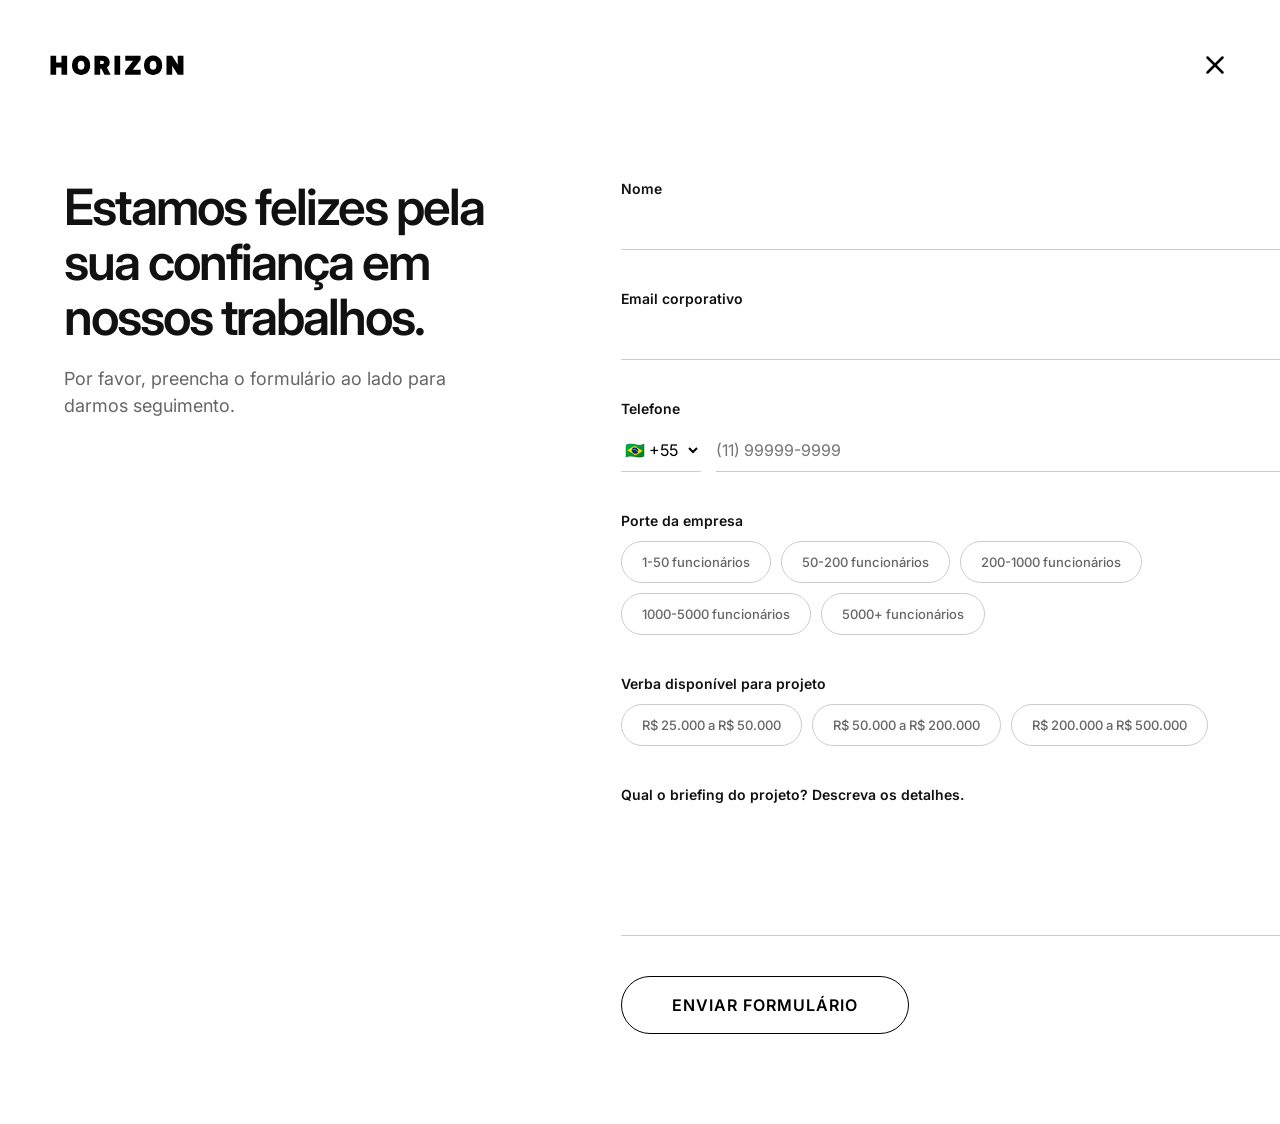
<file: orcamento.html>
<!DOCTYPE html>
<html lang="pt-BR">
<head>
    <meta charset="UTF-8">
    <meta name="viewport" content="width=device-width, initial-scale=1.0">
    <title>Orçamento - Horizon</title>
    <link rel="stylesheet" href="style.css">
    <link href="https://fonts.googleapis.com/css2?family=Inter:wght@400;500;600;800&family=Space+Grotesk:wght@500;600&display=swap" rel="stylesheet">
</head>
<body class="orcamento-body">

<nav class="orcamento-nav">
    <a href="index.html" class="nav-logo-brand" data-text="HORIZON">HORIZON</a>
    <a href="index.html" class="nav-btn-close">
        <svg viewBox="0 0 24 24" fill="none" stroke="currentColor" stroke-width="2" stroke-linecap="round" stroke-linejoin="round" width="30" height="30"><line x1="18" y1="6" x2="6" y2="18"></line><line x1="6" y1="6" x2="18" y2="18"></line></svg>
    </a>
</nav>

<div class="orcamento-container">
    <div class="orcamento-left">
        <h1 data-i18n="orc_title">Estamos felizes pela sua confiança em nossos trabalhos.</h1>
        <p data-i18n="orc_subtitle">Por favor, preencha o formulário ao lado para darmos seguimento.</p>
    </div>
    
    <div class="orcamento-right">
        <form class="orcamento-form" id="orcamentoForm">
            <div class="form-group">
                <label data-i18n="orc_nome">Nome</label>
                <input type="text" id="nome" name="Nome" required>
            </div>
            
            <div class="form-group">
                <label data-i18n="orc_email">Email corporativo</label>
                <input type="email" id="email" name="Email" required>
            </div>
            
            <div class="form-group phone-group">
                <label data-i18n="orc_telefone">Telefone</label>
                <div class="phone-input-wrapper">
                    <select id="countryCode" name="Codigo_Pais">
                        <option value="br">🇧🇷 +55</option>
                        <option value="us">🇺🇸 +1</option>
                        <option value="es">🇪🇸 +34</option>
                    </select>
                    <input type="tel" id="telefone" name="Telefone" placeholder="(11) 99999-9999" required>
                </div>
            </div>
            
            <div class="form-group">
                <label data-i18n="orc_porte">Porte da empresa</label>
                <div class="radio-group" id="porte-empresa">
                    <label class="radio-btn"><input type="radio" name="porte" value="1-50" required> <span data-i18n="orc_p1">1-50 funcionários</span></label>
                    <label class="radio-btn"><input type="radio" name="porte" value="50-200"> <span data-i18n="orc_p2">50-200 funcionários</span></label>
                    <label class="radio-btn"><input type="radio" name="porte" value="200-1000"> <span data-i18n="orc_p3">200-1000 funcionários</span></label>
                    <label class="radio-btn"><input type="radio" name="porte" value="1000-5000"> <span data-i18n="orc_p4">1000-5000 funcionários</span></label>
                    <label class="radio-btn"><input type="radio" name="porte" value="5000+"> <span data-i18n="orc_p5">5000+ funcionários</span></label>
                </div>
            </div>
            
            <div class="form-group">
                <label data-i18n="orc_verba">Verba disponível para projeto</label>
                <div class="radio-group" id="verba-projeto">
                    <label class="radio-btn"><input type="radio" name="verba" value="25k-50k" required> <span>R$ 25.000 a R$ 50.000</span></label>
                    <label class="radio-btn"><input type="radio" name="verba" value="50k-200k"> <span>R$ 50.000 a R$ 200.000</span></label>
                    <label class="radio-btn"><input type="radio" name="verba" value="200k-500k"> <span>R$ 200.000 a R$ 500.000</span></label>
                </div>
            </div>
            
            <div class="form-group">
                <label data-i18n="orc_briefing">Qual o briefing do projeto? Descreva os detalhes.</label>
                <textarea id="briefing" name="Briefing" rows="5" required></textarea>
            </div>
            
            <button type="submit" class="submit-btn" data-i18n="orc_enviar">Enviar Formulário</button>
        </form>
    </div>
</div>

<script src="orcamento.js"></script>
</body>
</html>
</file>
<file: style.css>
@import url("https://fonts.googleapis.com/css2?family=Playfair+Display:ital,wght@1,400;1,500&family=Inter:wght@300;400;500;600&family=Space+Grotesk:wght@400;500;600;700&display=swap");
* {
  outline: none;
  box-sizing: border-box;
}

html {
  box-sizing: border-box;
  -webkit-font-smoothing: antialiased;
}

img {
  max-width: 100%;
}

body {
  background-color: #ffffff;
  color: #121418;
  font-family: "Inter", sans-serif;
  width: max-content;
  padding: 0;
  margin: 0;
  font-weight: 400;
  overflow-x: auto;
  overflow-y: hidden;
  display: flex;
  flex-direction: row;
}
@media screen and (max-width: 900px) {
  body {
    flex-direction: column;
    width: 100vw;
    overflow-y: auto !important;
    overflow-x: hidden !important;
  }
}

.loader {
  position: fixed;
  top: 0;
  left: 0;
  width: 100vw;
  height: 100vh;
  background-color: #ffffff;
  display: flex;
  flex-direction: column;
  justify-content: center;
  align-items: center;
  z-index: 9999;
}
.loader-counter {
  font-size: clamp(80px, 15vw, 200px);
  font-family: "Space Grotesk", sans-serif;
  font-weight: 800;
  line-height: 1;
  color: #121418;
  margin-bottom: 0;
  letter-spacing: -3px;
}
.loader-title {
  font-size: 14px;
  font-family: "Inter", sans-serif;
  letter-spacing: 6px;
  text-transform: uppercase;
  color: #161419;
  margin-top: 20px;
}
.loader-bar {
  position: absolute;
  bottom: 0;
  left: 0;
  width: 100%;
  height: 4px;
  background-color: transparent;
  overflow: hidden;
}
.loader-bar:after {
  content: "";
  position: absolute;
  top: 0;
  left: 0;
  height: 100%;
  width: 0%;
  background-color: #121418;
  animation: load 2.5s cubic-bezier(0.85, 0, 0.15, 1) forwards;
}

@keyframes load {
  0% {
    width: 0%;
  }
  100% {
    width: 100%;
  }
}
.hero-nav {
  position: fixed;
  top: 3vh;
  left: 50px;
  right: 50px;
  z-index: 100;
  display: flex;
  align-items: center;
  justify-content: space-between;
  opacity: 0;
  transform: translateY(-50%);
}
.hero-nav .mobile-menu-btn {
  display: none !important;
}
@media screen and (max-width: 900px) {
  .hero-nav {
    transform: none;
    left: 15px;
    right: 15px;
    top: 25px;
    flex-direction: column;
    justify-content: center;
    align-items: center;
    gap: 15px;
  }
  .hero-nav .mobile-menu-btn, .hero-nav #mobile-toggle {
    display: none !important;
  }
  .hero-nav .nav-logo-brand {
    font-size: 18px;
    letter-spacing: 4px;
  }
  .hero-nav .nav-right-group {
    display: flex;
    position: static;
    flex-direction: row;
    flex-wrap: nowrap;
    justify-content: center;
    align-items: center;
    background: rgba(255, 255, 255, 0.1);
    backdrop-filter: blur(12px);
    -webkit-backdrop-filter: blur(12px);
    border: 1px solid rgba(255, 255, 255, 0.2);
    border-radius: 40px;
    padding: 10px 20px;
    margin: 0;
    width: auto;
    gap: 18px;
  }
  .hero-nav .nav-link {
    color: #ffffff;
    display: flex;
    align-items: center;
    justify-content: center;
    width: auto;
    height: auto;
    pointer-events: auto;
  }
  .hero-nav .nav-icon {
    width: 20px;
    height: 20px;
    stroke: #ffffff;
    filter: drop-shadow(1px 0 0 #000) drop-shadow(0 1px 0 #000) drop-shadow(-1px 0 0 #000) drop-shadow(0 -1px 0 #000);
  }
  .hero-nav .nav-text {
    display: none !important;
  }
  .hero-nav .nav-btn {
    padding: 6px 12px;
    width: auto;
    font-size: 10px;
    font-weight: 800;
    height: auto;
    border-radius: 20px;
    background-color: rgba(255, 255, 255, 0.9);
    color: #121418;
    -webkit-text-stroke: 0px transparent;
    display: flex;
    align-items: center;
    justify-content: center;
  }
  .hero-nav .lang-selector {
    display: none;
  }
}
.hero-nav .nav-logo-brand {
  position: relative;
  font-family: "Inter", sans-serif;
  font-size: 24px;
  font-weight: 800;
  letter-spacing: 4px;
  color: #ffffff;
  text-decoration: none;
  z-index: 101;
  -webkit-text-stroke: 1.5px #000000;
}
.hero-nav .nav-logo-brand::before {
  content: attr(data-text);
  position: absolute;
  left: 0;
  top: 0;
  color: #ffffff;
  -webkit-text-stroke: 0px transparent;
  z-index: 1;
}
.hero-nav .nav-right-group {
  display: flex;
  align-items: center;
  gap: 40px;
}
.hero-nav .nav-link {
  color: #121418;
  text-decoration: none;
  font-family: "Inter", sans-serif;
  font-size: 13px;
  text-transform: uppercase;
  letter-spacing: 2px;
  letter-spacing: 2px;
  display: inline-flex;
  align-items: center;
  height: 40px;
}
.hero-nav .nav-link .nav-icon {
  width: 20px;
  height: 20px;
  flex-shrink: 0;
  transition: transform 0.4s ease;
}
.hero-nav .nav-link .nav-text {
  display: inline-block;
  max-width: 0;
  opacity: 0;
  overflow: hidden;
  white-space: nowrap;
  transform: translateX(-15px);
  transition: max-width 0.65s ease, opacity 0.4s ease, transform 0.65s ease, margin-left 0.65s ease;
}
.hero-nav .nav-link:hover .nav-text {
  max-width: 150px;
  opacity: 1;
  margin-left: 12px;
  transform: translateX(0);
}
.hero-nav .nav-btn {
  color: #121418;
  background-color: transparent;
  text-decoration: none;
  font-family: "Space Grotesk", sans-serif;
  font-size: 14px;
  font-weight: 600;
  text-transform: uppercase;
  letter-spacing: 1px;
  padding: 0;
  display: flex;
  align-items: center;
  height: 40px;
  overflow: hidden;
}
.hero-nav .nav-btn .nav-btn-text {
  display: flex;
}
.hero-nav .nav-btn .nav-btn-text span {
  display: inline-block;
  transition: transform 0.7s ease-out;
}
.hero-nav .nav-btn:hover .nav-btn-text span {
  transform: rotateY(360deg);
}
.hero-nav .nav-btn:hover .nav-btn-text span:nth-child(1) {
  transition-delay: 0.055s;
}
.hero-nav .nav-btn:hover .nav-btn-text span:nth-child(2) {
  transition-delay: 0.11s;
}
.hero-nav .nav-btn:hover .nav-btn-text span:nth-child(3) {
  transition-delay: 0.165s;
}
.hero-nav .nav-btn:hover .nav-btn-text span:nth-child(4) {
  transition-delay: 0.22s;
}
.hero-nav .nav-btn:hover .nav-btn-text span:nth-child(5) {
  transition-delay: 0.275s;
}
.hero-nav .nav-btn:hover .nav-btn-text span:nth-child(6) {
  transition-delay: 0.33s;
}
.hero-nav .nav-btn:hover .nav-btn-text span:nth-child(7) {
  transition-delay: 0.385s;
}
.hero-nav .nav-btn:hover .nav-btn-text span:nth-child(8) {
  transition-delay: 0.44s;
}
.hero-nav .nav-btn:hover .nav-btn-text span:nth-child(9) {
  transition-delay: 0.495s;
}
.hero-nav .nav-btn:hover .nav-btn-text span:nth-child(10) {
  transition-delay: 0.55s;
}
.hero-nav .nav-btn:hover .nav-btn-text span:nth-child(11) {
  transition-delay: 0.605s;
}
.hero-nav .nav-btn:hover .nav-btn-text span:nth-child(12) {
  transition-delay: 0.66s;
}
.hero-nav .nav-btn:hover .nav-btn-text span:nth-child(13) {
  transition-delay: 0.715s;
}
.hero-nav .nav-btn:hover .nav-btn-text span:nth-child(14) {
  transition-delay: 0.77s;
}
.hero-nav .nav-btn:hover .nav-btn-text span:nth-child(15) {
  transition-delay: 0.825s;
}
.hero-nav .nav-btn:hover .nav-btn-text span:nth-child(16) {
  transition-delay: 0.88s;
}
.hero-nav .nav-btn:hover .nav-btn-text span:nth-child(17) {
  transition-delay: 0.935s;
}
.hero-nav .nav-btn:hover .nav-btn-text span:nth-child(18) {
  transition-delay: 0.99s;
}
.hero-nav .nav-btn:hover .nav-btn-text span:nth-child(19) {
  transition-delay: 1.045s;
}
.hero-nav .nav-btn:hover .nav-btn-text span:nth-child(20) {
  transition-delay: 1.1s;
}
.hero-nav .lang-selector {
  position: relative;
  display: flex;
  align-items: center;
  height: 40px;
  cursor: pointer;
}
.hero-nav .lang-selector .lang-current {
  width: 24px;
  height: 24px;
  border-radius: 50%;
  overflow: hidden;
  display: flex;
  align-items: center;
  justify-content: center;
  transition: transform 0.3s ease;
}
.hero-nav .lang-selector .lang-current img {
  width: 100%;
  height: 100%;
  object-fit: cover;
}
.hero-nav .lang-selector .lang-dropdown {
  position: absolute;
  top: 100%;
  right: 0;
  margin-top: 10px;
  background-color: #fff;
  border-radius: 8px;
  box-shadow: 0 10px 25px rgba(0, 0, 0, 0.1);
  padding: 8px 0;
  min-width: 130px;
  opacity: 0;
  visibility: hidden;
  transform: translateY(-10px);
  transition: all 0.3s ease;
  z-index: 200;
}
.hero-nav .lang-selector .lang-dropdown .lang-option {
  display: flex;
  align-items: center;
  gap: 12px;
  padding: 8px 16px;
  text-decoration: none;
  color: #121418;
  font-family: "Inter", sans-serif;
  font-size: 13px;
  font-weight: 500;
  transition: background-color 0.2s ease;
}
.hero-nav .lang-selector .lang-dropdown .lang-option img {
  width: 18px;
  height: 18px;
  border-radius: 50%;
  object-fit: cover;
}
.hero-nav .lang-selector .lang-dropdown .lang-option:hover {
  background-color: #f4f4f5;
}
.hero-nav .lang-selector .lang-dropdown .lang-option.active {
  font-weight: 700;
  background-color: #f4f4f5;
}
.hero-nav .lang-selector.open .lang-current {
  transform: scale(1.1);
}
.hero-nav .lang-selector.open .lang-dropdown {
  opacity: 1;
  visibility: visible;
  transform: translateY(0);
}

.hero {
  width: 100vw;
  height: 100vh;
  position: relative;
  overflow: hidden;
  display: flex;
  flex-shrink: 0;
  justify-content: center;
  align-items: center;
  background-color: #ffffff;
  opacity: 0;
  transform: translateZ(0);
  -webkit-transform: translateZ(0);
  -webkit-clip-path: inset(49.5% 48% 49.5% 48% round 32px);
  clip-path: inset(49.5% 48% 49.5% 48% round 32px);
}
.hero-video {
  position: absolute;
  top: 0;
  left: 0;
  width: 100%;
  height: 100%;
  object-fit: cover;
  opacity: 0;
  transition: opacity 0.6s ease-in-out;
}
.hero-video.active {
  opacity: 1;
}
.hero .wrapper {
  height: 100vh;
  display: flex;
  align-items: center;
  justify-content: center;
  position: relative;
  z-index: 10;
}
.hero .logo {
  text-align: center;
  display: flex;
  align-items: center;
  transform: translateX(45px);
}
.hero .marvel, .hero .studios {
  position: relative;
  color: #fff;
  text-transform: uppercase;
  letter-spacing: -0.2rem;
  font-size: clamp(40px, 8vw, 90px);
  margin: 0.05rem 0.05rem 0.5rem;
  padding: 0 0.4rem;
  display: inline-block;
  font-family: "Space Grotesk", sans-serif;
}
.hero .studios {
  font-weight: 500;
  letter-spacing: -0.1rem;
  transform: translateX(-95px);
  color: transparent;
}
.hero .studios:after, .hero .studios:before {
  content: "";
  display: block;
  height: 3px;
  position: absolute;
  background-color: #fff;
  left: 0.4rem;
  right: 0.4rem;
  opacity: 0;
}
.hero .studios:before {
  top: 0;
}
.hero .studios:after {
  bottom: 0;
}
.hero .marvel {
  z-index: 10;
  font-weight: 800;
  transform: translateX(95px);
}
.hero .marvel:before {
  z-index: -10;
  content: "";
  display: block;
  background-color: rgba(255, 255, 255, 0.05);
  backdrop-filter: blur(12px);
  -webkit-backdrop-filter: blur(12px);
  border: solid rgba(255, 255, 255, 0.2) 1px;
  height: 100%;
  width: 100%;
  position: absolute;
  top: 0;
  left: 0;
}
.hero .wrapper.run-animation {
  animation: shrink ease-out 4800ms forwards 600ms;
}
.hero .wrapper.run-animation .logo {
  animation: center-logo-fix 750ms ease forwards;
}
.hero .wrapper.run-animation .marvel {
  transform: translateX(95px);
  animation: slide-out-X 750ms ease forwards;
}
.hero .wrapper.run-animation .studios {
  transform: translateX(-95px);
  color: transparent;
  animation: slide-out-X 750ms ease forwards, show-text 300ms linear forwards 1500ms;
}
.hero .wrapper.run-animation .studios:before {
  transform: translateY(120px);
  animation: show-lines 0.1s forwards, slide-out-Y 300ms ease forwards 750ms;
}
.hero .wrapper.run-animation .studios:after {
  transform: translateY(-120px);
  animation: show-lines 0.1s forwards, slide-out-Y 300ms ease forwards 750ms;
}

@keyframes slide-out-X {
  100% {
    transform: translateX(0);
  }
}
@keyframes slide-out-Y {
  100% {
    transform: translateY(0);
  }
}
@keyframes show-text {
  100% {
    color: #fff;
  }
}
@keyframes shrink {
  100% {
    transform: scale(0.85);
  }
}
@keyframes show-lines {
  100% {
    opacity: 1;
  }
}
@keyframes center-logo-fix {
  100% {
    transform: translateX(0);
  }
}
.vertical-scroll-container {
  width: 100vw;
  height: 100vh;
  flex-shrink: 0;
  overflow-y: auto;
  overflow-x: hidden;
  scroll-snap-align: start;
  scroll-behavior: smooth;
  display: flex;
  flex-direction: column;
}
.vertical-scroll-container::-webkit-scrollbar {
  display: none;
}
.vertical-scroll-container {
  -ms-overflow-style: none;
  scrollbar-width: none;
}
@media screen and (max-width: 900px) {
  .vertical-scroll-container {
    height: auto;
    overflow-y: visible;
  }
}

.about-section {
  width: 100vw;
  height: 100vh;
  flex-shrink: 0;
  background-color: #ffffff;
  display: flex;
  align-items: center;
  padding: 0 10vw;
}
@media screen and (max-width: 900px) {
  .about-section {
    height: auto;
    padding: 15vh 8vw;
  }
}
.about-section .about-content {
  max-width: 1000px;
  display: flex;
  flex-direction: column;
  gap: 2rem;
}
.about-section .about-label {
  font-family: "Inter", sans-serif;
  font-size: 14px;
  text-transform: uppercase;
  letter-spacing: 4px;
  color: #666;
  margin-bottom: 2vh;
}
.about-section h2 {
  font-family: "Inter", sans-serif;
  font-size: clamp(36px, 4.5vw, 72px);
  font-weight: 600;
  line-height: 1.1;
  color: #111;
  margin: 0;
  letter-spacing: -2px;
}
.about-section p {
  font-family: "Inter", sans-serif;
  font-size: clamp(18px, 1.5vw, 24px);
  line-height: 1.6;
  font-weight: 300;
  color: #444;
  margin: 0;
  max-width: 850px;
}

.blog {
  background-color: #ffffff;
  display: flex;
  flex-direction: row;
  height: 100vh;
  max-width: none;
  width: max-content;
  padding: 40px 4px;
  position: relative;
}
@media screen and (max-width: 900px) {
  .blog {
    flex-direction: column;
    height: auto;
    width: 100vw;
    padding: 0;
  }
}
.blog-part {
  padding: 0 20px;
  height: 100%;
  flex-shrink: 0;
}
.blog-part:not(:last-child) {
  border-right: 1px solid #94918f;
}
@media screen and (max-width: 900px) {
  .blog-part {
    width: 100vw !important;
    height: auto;
    border-right: none !important;
    border-bottom: 1px solid #94918f;
    padding: 40px 20px;
  }
}
.blog-menu {
  font-size: 22px;
  text-decoration: none;
  color: #161419;
  display: flex;
  letter-spacing: -0.5px;
  align-items: center;
}
@media screen and (max-width: 1260px) {
  .blog-menu {
    font-size: 1.6vw;
  }
}
.blog-menu svg {
  width: 22px;
  margin-left: 4px;
}
.blog-menu + .blog-menu {
  margin-top: 24px;
}
.blog-menu.mention {
  margin-top: auto;
  font-size: 19px;
}
@media screen and (max-width: 1260px) {
  .blog-menu.mention {
    font-size: 1.4vw;
  }
}
.blog-menu.subscribe {
  margin-top: 8px;
  font-size: 19px;
  position: relative;
}
@media screen and (max-width: 1260px) {
  .blog-menu.subscribe {
    font-size: 1.4vw;
  }
}
.blog-menu.subscribe:before {
  content: "";
  width: 16px;
  height: 16px;
  background-color: #ec4899;
  left: 0;
  border-radius: 1px;
  margin-right: 14px;
}
.blog-menu.rounded:before {
  content: "";
  border-radius: 50%;
  width: 12px;
  height: 12px;
  background-color: #ec4899;
  margin-right: 12px;
}
.blog .is-menu {
  display: flex;
  flex-direction: column;
  width: 15vw;
  min-width: 200px;
  flex-shrink: 0;
}
@media screen and (max-width: 1030px) {
  .blog .is-menu {
    display: none;
  }
}
.blog-big__title {
  font-size: clamp(36px, 5vw, 84px);
  font-family: "Space Grotesk", sans-serif;
  font-weight: 700;
  letter-spacing: -3px;
  line-height: 1;
  margin-bottom: 6px;
  word-wrap: break-word;
}
@media screen and (max-width: 1260px) {
  .blog-big__title {
    font-size: 6vw;
    letter-spacing: -2px;
  }
}
@media screen and (max-width: 560px) {
  .blog-big__title {
    font-size: 36px;
    margin-bottom: 12px;
  }
}
.blog-header {
  display: flex;
  flex-direction: column;
  width: 35vw;
  min-width: 400px;
  flex-shrink: 0;
}
.blog-header.blog-is-sticky {
  width: 20vw;
  min-width: 300px;
}
.blog-article {
  padding: 0 20px;
}
.blog-article img, .blog-article video {
  height: 520px;
  max-height: 44vh;
  width: 100%;
  object-fit: cover;
  filter: grayscale(1);
  transition: filter 0.4s ease, transform 0.4s ease, box-shadow 0.4s ease;
  border-radius: 20px;
  box-shadow: 0 10px 30px rgba(0, 0, 0, 0.15);
}
.blog-article img:hover, .blog-article video:hover {
  filter: grayscale(0);
  transform: scale(1.02);
}

.page-number {
  display: flex;
  flex-direction: column;
  justify-content: flex-end;
  height: 100%;
  font-size: 72px;
  text-align: center;
  letter-spacing: -3px;
  font-weight: lighter;
  font-family: "Space Grotesk", sans-serif;
  border-right: 1px solid #94918f;
  white-space: nowrap;
}
@media screen and (max-width: 1260px) {
  .page-number {
    font-size: 5vw;
  }
}

.small-title {
  border-bottom: 1px solid #94918f;
  margin-bottom: 20px;
  padding-bottom: 20px;
}
@media screen and (max-width: 560px) {
  .small-title {
    font-size: 14px;
    position: absolute;
    top: 10px;
    right: 24px;
    border-bottom: 0;
  }
}

.date {
  display: flex;
  justify-content: flex-end;
}

.blog-article h2 {
  font-size: 26px;
  font-weight: 500;
  line-height: 1.2;
  margin: 8px 0 8px;
  color: #121418;
}
.blog-article h2 span {
  font-family: "Playfair Display", serif;
  color: #ec4899;
}
.blog-article p {
  line-height: 1.5;
  margin: 14px 0;
  color: #161419;
}
.blog-article a {
  color: #ec4899;
  text-decoration: none;
  font-size: 26px;
  letter-spacing: -1px;
  display: flex;
  justify-content: flex-end;
  align-items: center;
  margin-top: auto;
  border-top: 1px solid #94918f;
  padding-top: 14px;
}
.blog-article a svg {
  width: 26px;
  margin-right: 10px;
}

.services-section {
  width: 100vw;
  height: 100vh;
  flex-shrink: 0;
  background-color: #ffffff;
  display: flex;
  flex-direction: column;
  align-items: center;
  justify-content: flex-start;
  padding: 10vh 5vw 0 5vw;
}
@media screen and (max-width: 900px) {
  .services-section {
    height: auto;
    padding: 5vh 5vw 10vh 5vw;
  }
}
.services-section .services-header-title {
  font-family: "Inter", sans-serif;
  font-size: clamp(28px, 3.5vw, 48px);
  font-weight: 600;
  color: #111;
  width: 100%;
  max-width: none;
  text-align: center;
  line-height: 1.1;
  letter-spacing: -1px;
  margin: 0 0 8vh 0;
  white-space: nowrap;
  will-change: transform;
}
@media screen and (max-width: 900px) {
  .services-section .services-header-title {
    white-space: normal;
    margin-bottom: 5vh;
  }
}
.services-section .services-container {
  display: flex;
  gap: 2vw;
  width: 100%;
  max-width: 1400px;
  height: 60vh;
}
@media screen and (max-width: 900px) {
  .services-section .services-container {
    flex-direction: column;
    height: auto;
    gap: 20px;
  }
}
.services-section .service-card {
  position: relative;
  flex: 1;
  height: 100%;
  border-radius: 32px;
  overflow: hidden;
  cursor: pointer;
  display: flex;
  align-items: flex-end;
  justify-content: center;
}
@media screen and (max-width: 900px) {
  .services-section .service-card {
    height: 350px;
    flex: none;
  }
}
.services-section .service-card:hover .service-video {
  transform: scale(1.05);
}
.services-section .service-card:hover .service-overlay {
  background-color: rgba(0, 0, 0, 0.5);
}
.services-section .service-video {
  position: absolute;
  top: 0;
  left: 0;
  width: 100%;
  height: 100%;
  object-fit: cover;
  transition: transform 0.8s cubic-bezier(0.25, 1, 0.5, 1);
}
.services-section .service-overlay {
  position: absolute;
  top: 0;
  left: 0;
  width: 100%;
  height: 100%;
  background-color: rgba(0, 0, 0, 0.35);
  transition: background-color 0.4s ease;
  z-index: 1;
}
.services-section .service-content {
  position: relative;
  z-index: 2;
  text-align: center;
  display: flex;
  flex-direction: column;
  gap: 12px;
  padding: 30px 20px;
  width: 100%;
}
.services-section .service-title {
  color: #ffffff;
  font-family: "Inter", sans-serif;
  font-size: clamp(18px, 1.8vw, 26px);
  font-weight: 600;
  letter-spacing: -1px;
  line-height: 1.1;
  margin: 0;
}
.services-section .service-desc {
  color: rgba(255, 255, 255, 0.9);
  font-family: "Inter", sans-serif;
  font-size: clamp(12px, 0.9vw, 14px);
  font-weight: 400;
  margin: 0;
  max-width: 95%;
  margin-inline: auto;
  line-height: 1.4;
}

.studio-section {
  width: 100vw;
  min-height: 100vh;
  flex-shrink: 0;
  background-color: #ffffff;
  display: flex;
  align-items: center;
  justify-content: space-between;
  padding: 10vh 10vw;
  gap: 5vw;
}
@media screen and (max-width: 900px) {
  .studio-section {
    flex-direction: column;
    padding: 15vh 5vw;
    text-align: center;
    gap: 40px;
  }
}
.studio-section .studio-left {
  flex: 1;
  max-width: 500px;
  display: flex;
  flex-direction: column;
  gap: 24px;
}
@media screen and (max-width: 900px) {
  .studio-section .studio-left {
    max-width: 100%;
    align-items: center;
  }
}
.studio-section .studio-title {
  font-family: "Inter", sans-serif;
  font-size: clamp(36px, 4.5vw, 64px);
  font-weight: 600;
  color: #111;
  line-height: 1.1;
  letter-spacing: -2px;
  margin: 0;
}
.studio-section .studio-desc {
  font-family: "Inter", sans-serif;
  font-size: clamp(16px, 1.5vw, 22px);
  font-weight: 400;
  color: #666;
  margin: 0;
  line-height: 1.5;
}
.studio-section .studio-right {
  flex: 1;
  display: flex;
  justify-content: flex-end;
  height: 65vh;
  width: 100%;
}
@media screen and (max-width: 900px) {
  .studio-section .studio-right {
    justify-content: center;
    height: 50vh;
  }
}
.studio-section .studio-card {
  width: 100%;
  max-width: 800px;
  height: 100%;
  border-radius: 40px;
  overflow: hidden;
  position: relative;
  box-shadow: 0 30px 60px rgba(0, 0, 0, 0.1);
  background-color: #000;
}
.studio-section .studio-video {
  position: absolute;
  top: 0;
  left: 0;
  width: 100%;
  height: 100%;
  object-fit: cover;
  opacity: 0;
  transition: opacity 0.5s ease-in-out;
}
.studio-section .studio-video.active {
  opacity: 1;
}

.premium-footer {
  width: 100vw;
  min-height: 70vh;
  background-color: #09090b;
  color: #ffffff;
  display: flex;
  flex-direction: column;
  justify-content: space-between;
  padding: 15vh 10vw 5vh 10vw;
  flex-shrink: 0;
}
.premium-footer .footer-content {
  display: flex;
  flex-direction: column;
  align-items: center;
  text-align: center;
  gap: 40px;
}
.premium-footer .footer-cta {
  font-family: "Inter", sans-serif;
  font-size: clamp(30px, 4vw, 60px);
  font-weight: 600;
  letter-spacing: -2px;
  line-height: 1.1;
  max-width: 1000px;
  margin: 0;
  background: linear-gradient(180deg, #ffffff 0%, rgba(255, 255, 255, 0.6) 100%);
  -webkit-background-clip: text;
  -webkit-text-fill-color: transparent;
}
.premium-footer .footer-contact-btn {
  display: inline-flex;
  align-items: center;
  justify-content: center;
  padding: 18px 40px;
  border-radius: 100px;
  background-color: #ffffff;
  color: #000000;
  font-family: "Inter", sans-serif;
  font-size: 16px;
  font-weight: 600;
  text-transform: uppercase;
  letter-spacing: 1px;
  text-decoration: none;
  transition: all 0.3s ease;
}
.premium-footer .footer-contact-btn:hover {
  transform: scale(1.05);
  box-shadow: 0 15px 30px rgba(255, 255, 255, 0.2);
}
.premium-footer .footer-bottom {
  display: flex;
  justify-content: space-between;
  align-items: flex-end;
  border-top: 1px solid rgba(255, 255, 255, 0.1);
  padding-top: 40px;
  margin-top: 10vh;
}
@media screen and (max-width: 900px) {
  .premium-footer .footer-bottom {
    flex-direction: column;
    align-items: center;
    gap: 40px;
    text-align: center;
  }
}
.premium-footer .footer-links-group {
  display: flex;
  gap: 120px;
}
@media screen and (max-width: 900px) {
  .premium-footer .footer-links-group {
    flex-direction: column;
    align-items: center;
    gap: 30px;
  }
}
.premium-footer .footer-about {
  max-width: 320px;
}
.premium-footer .footer-about p {
  font-family: "Inter", sans-serif;
  font-size: 13px;
  line-height: 1.6;
  color: rgba(255, 255, 255, 0.5);
  margin: 0;
}
@media screen and (max-width: 900px) {
  .premium-footer .footer-about p {
    text-align: center;
  }
}
.premium-footer .footer-links {
  display: flex;
  flex-direction: column;
  gap: 15px;
  align-items: flex-start;
}
@media screen and (max-width: 900px) {
  .premium-footer .footer-links {
    align-items: center;
  }
}
.premium-footer .footer-link {
  color: rgba(255, 255, 255, 0.6);
  text-decoration: none;
  font-family: "Inter", sans-serif;
  font-size: 14px;
  font-weight: 500;
  text-transform: uppercase;
  letter-spacing: 2px;
  transition: color 0.3s ease;
}
.premium-footer .footer-link:hover {
  color: #ffffff;
}
.premium-footer .footer-brand {
  display: flex;
  flex-direction: column;
  align-items: flex-end;
  gap: 10px;
}
@media screen and (max-width: 900px) {
  .premium-footer .footer-brand {
    align-items: center;
  }
}
.premium-footer .footer-logo {
  font-family: "Inter", sans-serif;
  font-size: 24px;
  font-weight: 800;
  letter-spacing: 4px;
  color: #ffffff;
}
.premium-footer .footer-copy {
  font-family: "Inter", sans-serif;
  font-size: 12px;
  color: rgba(255, 255, 255, 0.4);
}

.blog-header {
  display: flex;
  align-items: center;
  justify-content: space-between;
  font-size: 14px;
  color: #161419;
}

.blog-detail {
  display: flex;
  align-items: center;
  justify-content: space-between;
  font-size: 14px;
}
.blog-detail span {
  font-family: "Playfair Display", serif;
}

.blog-header-container {
  overflow: visible;
  height: 100%;
  display: flex;
  flex-direction: row;
}
.blog-header-container .blog-header {
  padding-right: 20px;
}
.blog-header-container {
  border-right: 1px solid #94918f;
}
@media screen and (max-width: 768px) {
  .blog-header-container {
    border-right: 0;
  }
}
.blog-header-container > * {
  flex-shrink: 0;
  min-width: 100%;
  scroll-snap-align: start;
}
.blog-header-container .blog-article:not(.header-article) {
  flex-grow: 1;
  display: flex;
  flex-direction: column;
}

marquee {
  font-size: 20px;
  background-color: #ec4899;
  color: #09090b;
  padding: 6px 0;
  width: calc(100% + 44px);
  margin-left: -20px;
  flex-shrink: 0;
}
marquee span:before {
  display: inline-block;
  content: "";
  border-radius: 50%;
  width: 10px;
  height: 10px;
  position: relative;
  top: -1px;
  vertical-align: baseline;
  background-color: #09090b;
  margin: 0 16px;
}

.blog-right {
  overflow: visible;
  display: flex;
  flex-direction: row;
  flex: 1;
}
.blog-right .rounded {
  font-style: italic;
  font-size: 18px;
}
.blog-right .rounded:before {
  content: "";
  border-radius: 50%;
  width: 9px;
  height: 9px;
  background-color: rgb(22, 20, 25);
  margin-right: 6px;
}

.blog-right-title {
  font-size: 25px;
  font-family: "Playfair Display", serif;
}

.blog-right-title-container {
  display: flex;
  align-items: center;
  justify-content: space-between;
  border-bottom: 1px solid #94918f;
  margin-bottom: 20px;
  padding-bottom: 20px;
  margin-top: 100px;
  letter-spacing: -1px;
}
@media screen and (max-width: 1400px) {
  .blog-right-title-container {
    margin-top: 88px;
  }
}
@media screen and (max-width: 1260px) {
  .blog-right-title-container {
    margin-top: 6vw;
  }
}
@media screen and (max-width: 1030px) {
  .blog-right-title-container {
    margin-top: 5vw;
  }
}

.blog-title-date {
  display: flex;
  align-items: baseline;
  justify-content: space-between;
}

.blog-right-page {
  font-size: 56px;
  margin-bottom: 16px;
  font-family: "Space Grotesk", sans-serif;
}
.blog-right-page-title {
  font-family: "Space Grotesk", sans-serif;
  font-size: 28px;
  font-weight: 600;
  max-width: 16ch;
  letter-spacing: -2px;
}
.blog-right-page-subtitle {
  max-width: 33ch;
  font-size: 15px;
  margin-top: 12px;
  line-height: 1.4;
}

.blog-right-container + .blog-right-container {
  margin-left: 40px;
  margin-top: 0;
}

.blog-right-container {
  width: 30vw;
  min-width: 350px;
  flex-shrink: 0;
  height: 100%;
  border-right: 1px solid #94918f;
  padding-right: 20px;
  justify-content: center;
}

.right-blog {
  display: flex;
  flex-direction: column;
  width: max-content;
}
@media screen and (max-width: 768px) {
  .right-blog {
    display: none;
  }
}
@media screen and (max-width: 1030px) {
  .right-blog .blog-menu {
    display: none;
  }
}

::-webkit-scrollbar {
  display: none;
}

.circle {
  width: 30vw;
  min-width: 350px;
  flex-shrink: 0;
  margin-left: 40px;
  aspect-ratio: 1/1;
  border-radius: 50%;
  background-color: #ec4899;
  display: flex;
  align-items: center;
  flex-direction: column;
  justify-content: center;
  color: #09090b;
  padding: 20px;
  text-align: center;
  margin-top: 40px;
}
.circle-title {
  font-size: 24px;
  font-weight: 600;
  margin-bottom: 12px;
  font-family: "Space Grotesk", sans-serif;
}
@media screen and (max-width: 1030px) {
  .circle-title {
    display: none;
  }
}
.circle-subtitle {
  max-width: 30ch;
  font-size: 14px;
  line-height: 1.3;
  margin-bottom: 16px;
}
.circle-footer {
  font-family: "Playfair Display", serif;
  font-size: 30px;
}

.orcamento-body {
  background-color: #ffffff;
  color: #000000;
  margin: 0;
  font-family: "Inter", sans-serif;
  overflow-x: hidden;
  overflow-y: auto !important;
  min-height: 100vh;
}

.orcamento-nav {
  position: fixed;
  top: 0;
  left: 0;
  right: 0;
  display: flex;
  justify-content: space-between;
  align-items: center;
  padding: 50px 50px 0 50px;
  z-index: 100;
}
@media screen and (max-width: 900px) {
  .orcamento-nav {
    padding: 30px 20px 0 20px;
  }
}
.orcamento-nav .nav-logo-brand {
  position: relative;
  font-family: "Inter", sans-serif;
  font-size: 24px;
  font-weight: 800;
  letter-spacing: 4px;
  color: #000;
  text-decoration: none;
  -webkit-text-stroke: 1.5px #000;
}
.orcamento-nav .nav-logo-brand::before {
  content: attr(data-text);
  position: absolute;
  left: 0;
  top: 0;
  color: #000;
  -webkit-text-stroke: 0px transparent;
}
.orcamento-nav .nav-btn-close {
  color: #000;
  text-decoration: none;
  transition: transform 0.3s ease;
  display: flex;
  align-items: center;
  justify-content: center;
}
.orcamento-nav .nav-btn-close svg {
  transition: transform 0.3s;
}
.orcamento-nav .nav-btn-close:hover {
  transform: scale(1.1);
}
@media screen and (max-width: 900px) {
  .orcamento-nav .nav-btn-close svg {
    width: 24px;
    height: 24px;
  }
}

@media screen and (max-width: 900px) {
  .orcamento-nav .nav-logo-brand {
    font-size: 18px;
    letter-spacing: 2px;
  }
}
.orcamento-container {
  display: flex;
  padding: 20vh 5vw 10vh 5vw;
  max-width: 1400px;
  margin: 0 auto;
  gap: 80px;
}
@media screen and (max-width: 900px) {
  .orcamento-container {
    flex-direction: column;
    gap: 40px;
    padding-top: 15vh;
  }
}

.orcamento-left {
  flex: 1;
  position: sticky;
  top: 20vh;
  height: fit-content;
}
@media screen and (max-width: 900px) {
  .orcamento-left {
    position: relative;
    top: 0;
  }
}
.orcamento-left h1 {
  font-family: "Inter", sans-serif;
  font-size: clamp(30px, 4vw, 50px);
  font-weight: 600;
  letter-spacing: -2px;
  line-height: 1.1;
  color: #111;
  margin: 0 0 20px 0;
}
.orcamento-left p {
  font-family: "Inter", sans-serif;
  font-size: 18px;
  color: #666;
  line-height: 1.5;
  max-width: 400px;
}

.orcamento-right {
  flex: 1.5;
}

.orcamento-form {
  display: flex;
  flex-direction: column;
  gap: 40px;
}
.orcamento-form .form-group {
  display: flex;
  flex-direction: column;
  gap: 12px;
}
.orcamento-form .form-group label {
  font-family: "Inter", sans-serif;
  font-size: 14px;
  font-weight: 600;
  color: #111;
}
.orcamento-form .form-group input[type=text],
.orcamento-form .form-group input[type=email],
.orcamento-form .form-group input[type=tel],
.orcamento-form .form-group textarea {
  width: 100%;
  background: transparent;
  border: none;
  border-bottom: 1px solid #ccc;
  padding: 10px 0;
  font-family: "Inter", sans-serif;
  font-size: 16px;
  color: #000;
  transition: border-color 0.3s ease;
  resize: vertical;
}
.orcamento-form .form-group input[type=text]:focus,
.orcamento-form .form-group input[type=email]:focus,
.orcamento-form .form-group input[type=tel]:focus,
.orcamento-form .form-group textarea:focus {
  outline: none;
  border-bottom-color: #000;
}
.orcamento-form .phone-input-wrapper {
  display: flex;
  gap: 15px;
}
.orcamento-form .phone-input-wrapper select {
  background: transparent;
  border: none;
  border-bottom: 1px solid #ccc;
  padding: 10px 5px 10px 0;
  font-size: 16px;
  font-family: "Inter", sans-serif;
  color: #000;
  cursor: pointer;
}
.orcamento-form .phone-input-wrapper select:focus {
  outline: none;
  border-bottom-color: #000;
}
.orcamento-form .radio-group {
  display: flex;
  flex-wrap: wrap;
  gap: 10px;
}
.orcamento-form .radio-group .radio-btn {
  position: relative;
  cursor: pointer;
}
.orcamento-form .radio-group .radio-btn input {
  position: absolute;
  opacity: 0;
  width: 0;
  height: 0;
}
.orcamento-form .radio-group .radio-btn span {
  display: inline-block;
  padding: 12px 20px;
  border: 1px solid #ccc;
  border-radius: 100px;
  font-family: "Inter", sans-serif;
  font-size: 13px;
  font-weight: 500;
  color: #666;
  transition: all 0.3s ease;
}
.orcamento-form .radio-group .radio-btn input:checked + span {
  border-color: #000;
  background-color: #000;
  color: #fff;
}
.orcamento-form .radio-group .radio-btn:hover span {
  border-color: #000;
}
.orcamento-form .submit-btn {
  align-self: flex-start;
  background: transparent;
  border: 1px solid #000;
  color: #000;
  padding: 18px 50px;
  border-radius: 100px;
  font-family: "Inter", sans-serif;
  font-size: 16px;
  font-weight: 600;
  text-transform: uppercase;
  letter-spacing: 1px;
  cursor: pointer;
  transition: all 0.3s ease;
}
.orcamento-form .submit-btn:hover {
  background: #000;
  color: #fff;
}

/*# sourceMappingURL=style.css.map */
</file>
